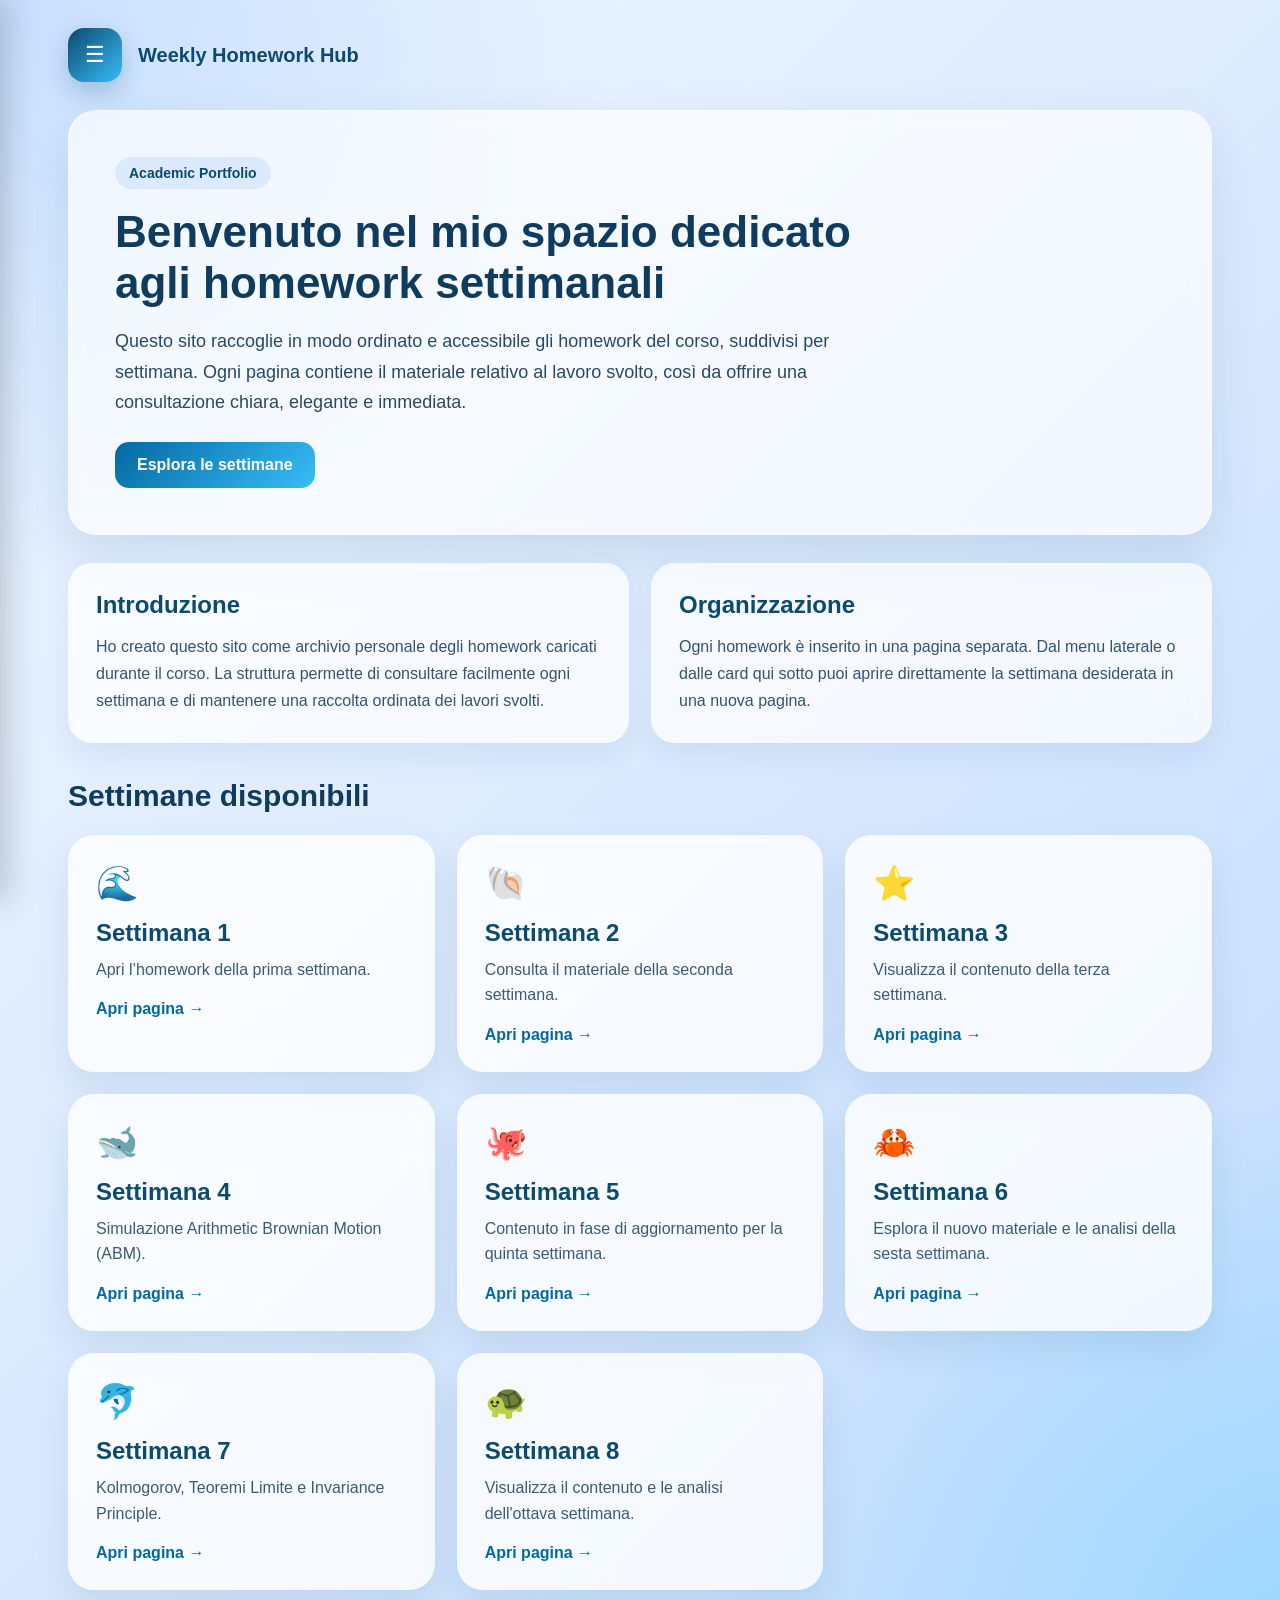
<file: index.html>
<!DOCTYPE html>
<html lang="it">
<head>
  <meta charset="UTF-8" />
  <meta name="viewport" content="width=device-width, initial-scale=1.0" />
  <title>Weekly Homework Hub</title>
  <link rel="stylesheet" href="style.css" />
</head>
<body>

  <div class="overlay" id="overlay" onclick="toggleSidebar()"></div>

  <aside class="sidebar" id="sidebar">
    <div class="sidebar-top">
      <h2>Homework Hub</h2>
      <button class="close-btn" onclick="toggleSidebar()">✕</button>
    </div>

    <p class="sidebar-text">Seleziona una settimana</p>

    <nav class="sidebar-nav">
      <a href="settimane/settimana1.html" target="_blank">🌊 Settimana 1</a>
      <a href="settimane/settimana2.html" target="_blank">🐚 Settimana 2</a>
      <a href="settimane/settimana3.html" target="_blank">⭐ Settimana 3</a>
      <a href="settimane/settimana4.html" target="_blank">🐋 Settimana 4</a>
      <a href="settimane/settimana5.html" target="_blank">🐙 Settimana 5</a>
      <a href="settimane/settimana6.html" target="_blank">🦀 Settimana 6</a>
      <a href="settimane/settimana7.html" target="_blank">🐬 Settimana 7</a>
      <a href="settimane/settimana8.html" target="_blank">🐢 Settimana 8</a>
    </nav>
  </aside>

  <main class="main-content">
    <header class="topbar">
      <button class="menu-btn" onclick="toggleSidebar()">☰</button>
      <div class="brand">Weekly Homework Hub</div>
    </header>

    <section class="hero">
      <div class="hero-badge">Academic Portfolio</div>
      <h1>Benvenuto nel mio spazio dedicato agli homework settimanali</h1>
      <p>
        Questo sito raccoglie in modo ordinato e accessibile gli homework del corso,
        suddivisi per settimana. Ogni pagina contiene il materiale relativo al lavoro svolto,
        così da offrire una consultazione chiara, elegante e immediata.
      </p>
      <a href="#settimane" class="hero-btn">Esplora le settimane</a>
    </section>

    <section class="intro-section">
      <div class="intro-card">
        <h2>Introduzione</h2>
        <p>
          Ho creato questo sito come archivio personale degli homework caricati durante il corso.
          La struttura permette di consultare facilmente ogni settimana e di mantenere una raccolta
          ordinata dei lavori svolti.
        </p>
      </div>

      <div class="intro-card">
        <h2>Organizzazione</h2>
        <p>
          Ogni homework è inserito in una pagina separata. Dal menu laterale o dalle card qui sotto
          puoi aprire direttamente la settimana desiderata in una nuova pagina.
        </p>
      </div>
    </section>

    <section class="weeks-section" id="settimane">
      <h2 class="section-title">Settimane disponibili</h2>

      <div class="weeks-grid">
        <a class="week-card" href="settimane/settimana1.html" target="_blank">
          <div class="week-icon">🌊</div>
          <h3>Settimana 1</h3>
          <p>Apri l’homework della prima settimana.</p>
          <span>Apri pagina →</span>
        </a>

        <a class="week-card" href="settimane/settimana2.html" target="_blank">
          <div class="week-icon">🐚</div>
          <h3>Settimana 2</h3>
          <p>Consulta il materiale della seconda settimana.</p>
          <span>Apri pagina →</span>
        </a>

        <a class="week-card" href="settimane/settimana3.html" target="_blank">
          <div class="week-icon">⭐</div>
          <h3>Settimana 3</h3>
          <p>Visualizza il contenuto della terza settimana.</p>
          <span>Apri pagina →</span>
        </a>

        <a class="week-card" href="settimane/settimana4.html" target="_blank">
          <div class="week-icon">🐋</div>
          <h3>Settimana 4</h3>
          <p>Simulazione Arithmetic Brownian Motion (ABM).</p>
          <span>Apri pagina →</span>
        </a>

        <a class="week-card" href="settimane/settimana5.html" target="_blank">
          <div class="week-icon">🐙</div>
          <h3>Settimana 5</h3>
          <p>Contenuto in fase di aggiornamento per la quinta settimana.</p>
          <span>Apri pagina →</span>
        </a>

        <a class="week-card" href="settimane/settimana6.html" target="_blank">
          <div class="week-icon">🦀</div>
          <h3>Settimana 6</h3>
          <p>Esplora il nuovo materiale e le analisi della sesta settimana.</p>
          <span>Apri pagina →</span>
        </a>

        <a class="week-card" href="settimane/settimana7.html" target="_blank">
          <div class="week-icon">🐬</div>
          <h3>Settimana 7</h3>
          <p>Kolmogorov, Teoremi Limite e Invariance Principle.</p>
          <span>Apri pagina →</span>
        </a>

        <a class="week-card" href="settimane/settimana8.html" target="_blank">
          <div class="week-icon">🐢</div>
          <h3>Settimana 8</h3>
          <p>Visualizza il contenuto e le analisi dell'ottava settimana.</p>
          <span>Apri pagina →</span>
        </a>

      </div>
    </section>
  </main>

  <script src="script.js"></script>
  <script>
    function toggleSidebar() {
      const sidebar = document.getElementById('sidebar');
      const overlay = document.getElementById('overlay');
      sidebar.classList.toggle('active');
      overlay.classList.toggle('active');
    }
  </script>
</body>
</html>
</file>
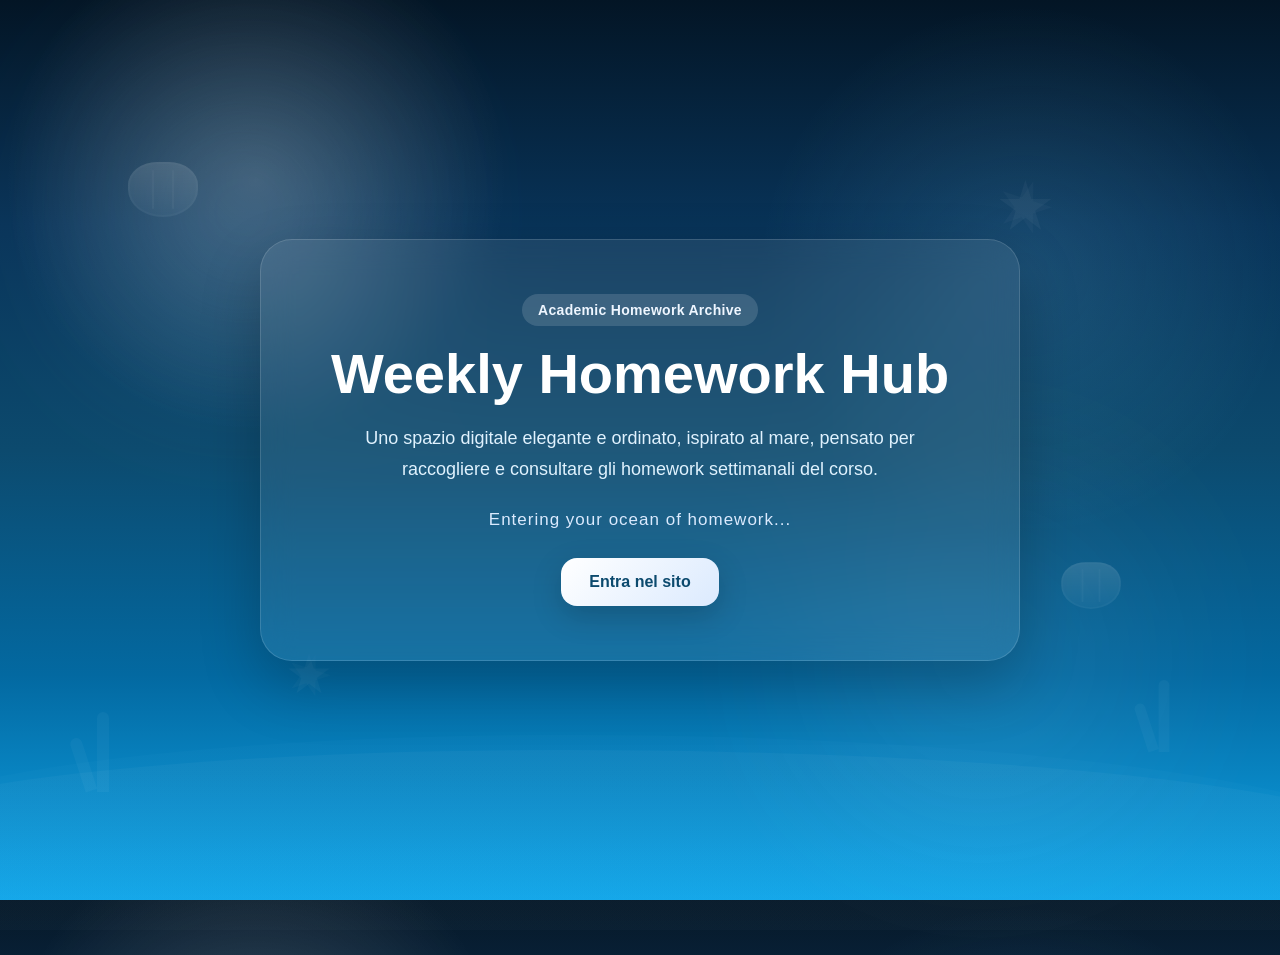
<file: home.html>
<!DOCTYPE html>
<html lang="it">
<head>
  <meta charset="UTF-8" />
  <meta name="viewport" content="width=device-width, initial-scale=1.0" />
  <title>Welcome | Weekly Homework Hub</title>
  <link rel="stylesheet" href="style.css" />
</head>
<body class="landing-page">

  <div class="ocean-elements">
    <div class="bubble bubble-1"></div>
    <div class="bubble bubble-2"></div>
    <div class="bubble bubble-3"></div>
    <div class="bubble bubble-4"></div>
    <div class="bubble bubble-5"></div>
    <div class="bubble bubble-6"></div>
    <div class="bubble bubble-7"></div>
    <div class="bubble bubble-8"></div>
    <div class="bubble bubble-9"></div>
    <div class="bubble bubble-10"></div>

    <div class="sea-shape shell shell-1"></div>
    <div class="sea-shape shell shell-2"></div>
    <div class="sea-shape starfish starfish-1"></div>
    <div class="sea-shape starfish starfish-2"></div>
    <div class="sea-shape coral coral-1"></div>
    <div class="sea-shape coral coral-2"></div>
  </div>

  <div class="wave wave-1"></div>
  <div class="wave wave-2"></div>

  <div class="landing-glow landing-glow-1"></div>
  <div class="landing-glow landing-glow-2"></div>

  <div class="landing-container">
    <div class="landing-badge">Academic Homework Archive</div>
    <h1>Weekly Homework Hub</h1>
    <p>
      Uno spazio digitale elegante e ordinato, ispirato al mare,
      pensato per raccogliere e consultare gli homework settimanali del corso.
    </p>

    <div class="loading-text">Entering your ocean of homework...</div>

    <a href="index.html" class="enter-btn">Entra nel sito</a>
  </div>

  <!--
  Se vuoi entrare automaticamente dopo 3 secondi, togli i commenti:

  <script>
    setTimeout(() => {
      window.location.href = "home.html";
    }, 3000);
  </script>
  -->

</body>
</html>
</file>
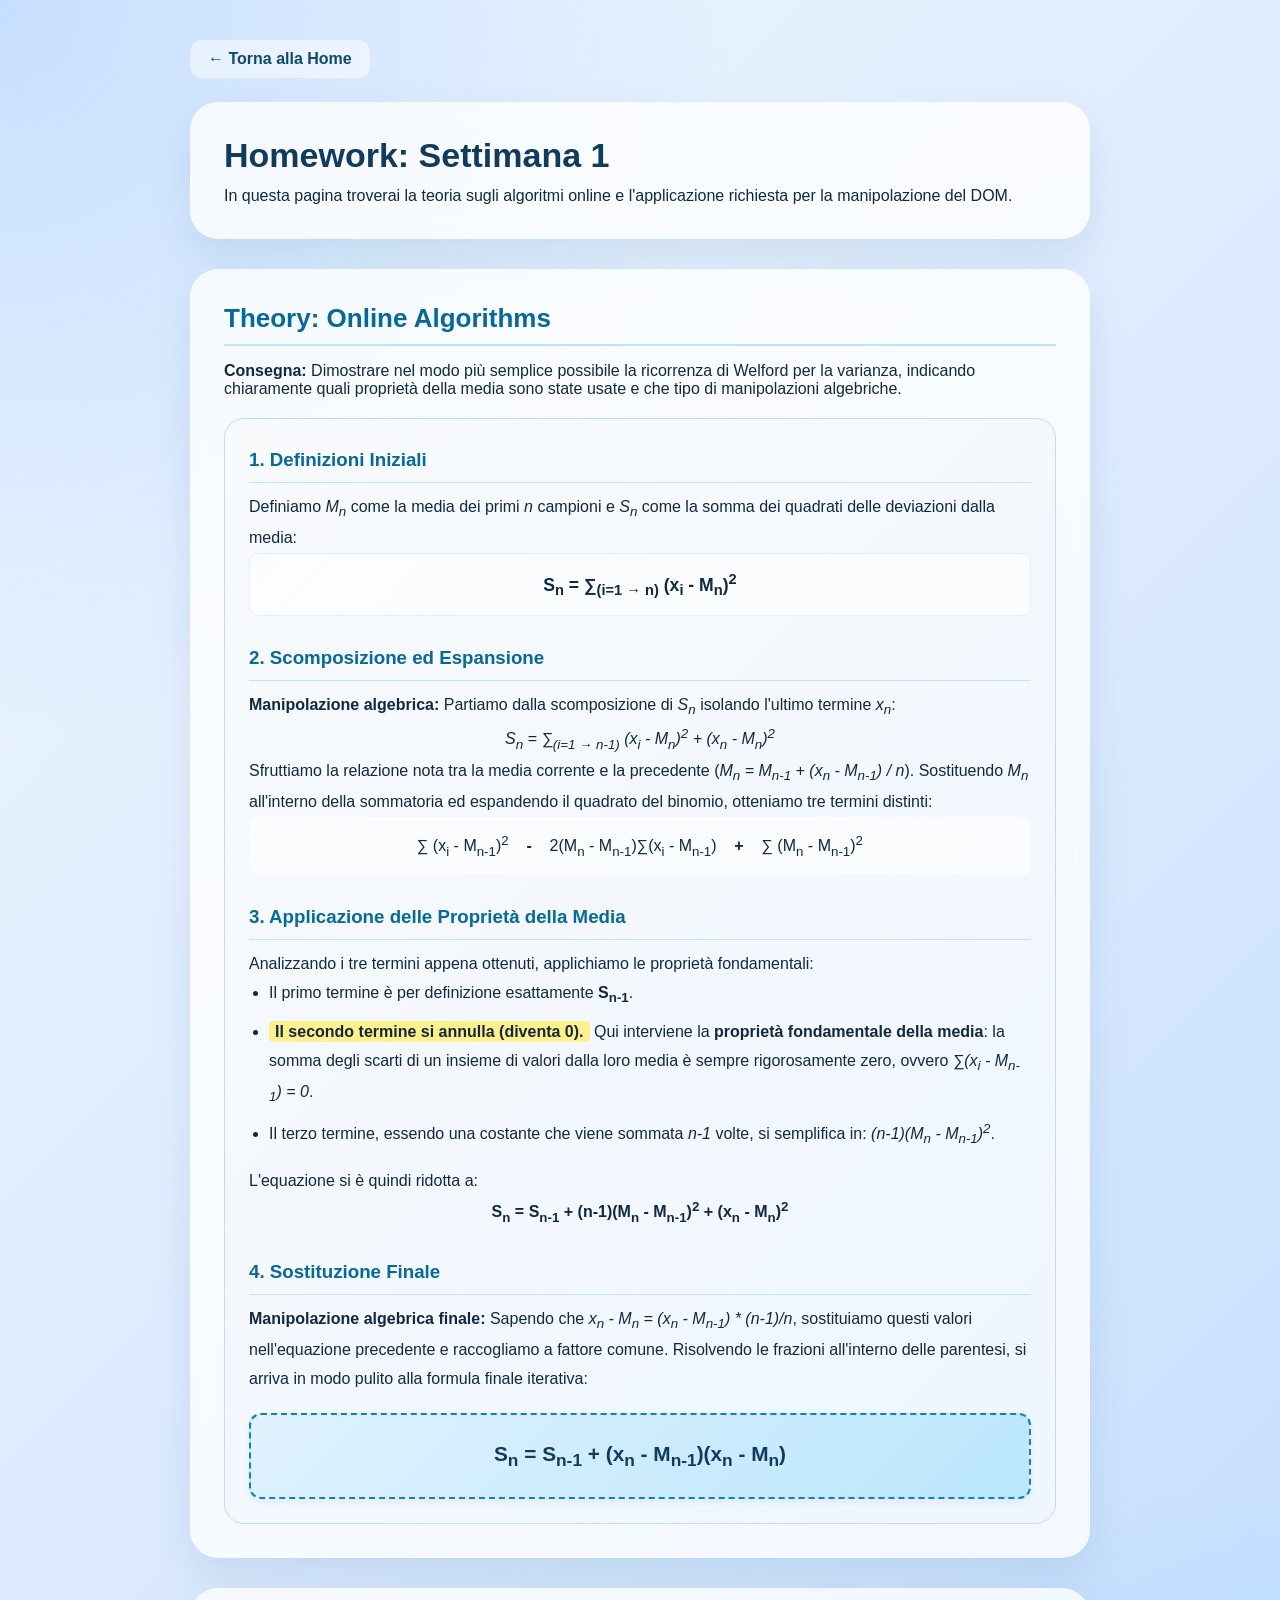
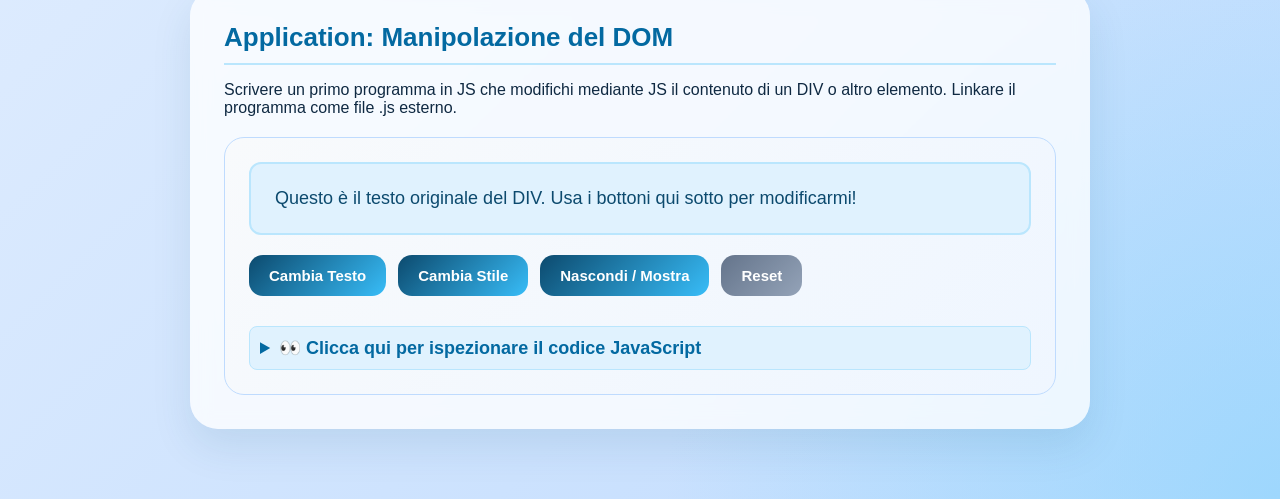
<file: settimane/settimana1.html>
<!DOCTYPE html>
<html lang="it">
<head>
  <meta charset="UTF-8" />
  <meta name="viewport" content="width=device-width, initial-scale=1.0" />
  <title>Settimana 1 | Weekly Homework Hub</title>
  
  <link rel="stylesheet" href="settimana1.css" />
</head>
<body>

  <div class="week-wrapper">
    <a href="../index.html" class="back-link">← Torna alla Home</a>

    <div class="content-card intro-section">
      <h1>Homework: Settimana 1</h1>
      <p>In questa pagina troverai la teoria sugli algoritmi online e l'applicazione richiesta per la manipolazione del DOM.</p>
    </div>

    <div class="content-card exercise-section" id="teoria-1">
      <h2>Theory: Online Algorithms</h2>
      <p><strong>Consegna:</strong> Dimostrare nel modo più semplice possibile la ricorrenza di Welford per la varianza, indicando chiaramente quali proprietà della media sono state usate e che tipo di manipolazioni algebriche.</p>
      
      <div class="homework-box" style="line-height: 1.8;">
        
        <h3 style="color: #0369a1; margin-bottom: 10px; border-bottom: 1px solid #bae6fd; padding-bottom: 5px;">1. Definizioni Iniziali</h3>
        <p>Definiamo <i>M<sub>n</sub></i> come la media dei primi <i>n</i> campioni e <i>S<sub>n</sub></i> come la somma dei quadrati delle deviazioni dalla media:</p>
        <p style="text-align: center; font-weight: bold; font-size: 1.1em; background: rgba(255,255,255,0.6); padding: 12px; border-radius: 8px; border: 1px solid #e0f2fe;">
          S<sub>n</sub> = &sum;<sub>(i=1 &rarr; n)</sub> (x<sub>i</sub> - M<sub>n</sub>)<sup>2</sup>
        </p>

        <h3 style="color: #0369a1; margin-top: 25px; margin-bottom: 10px; border-bottom: 1px solid #bae6fd; padding-bottom: 5px;">2. Scomposizione ed Espansione</h3>
        <p><strong>Manipolazione algebrica:</strong> Partiamo dalla scomposizione di <i>S<sub>n</sub></i> isolando l'ultimo termine <i>x<sub>n</sub></i>:</p>
        <p style="text-align: center; font-style: italic;">S<sub>n</sub> = &sum;<sub>(i=1 &rarr; n-1)</sub> (x<sub>i</sub> - M<sub>n</sub>)<sup>2</sup> + (x<sub>n</sub> - M<sub>n</sub>)<sup>2</sup></p>

        <p>Sfruttiamo la relazione nota tra la media corrente e la precedente (<i>M<sub>n</sub> = M<sub>n-1</sub> + (x<sub>n</sub> - M<sub>n-1</sub>) / n</i>). Sostituendo <i>M<sub>n</sub></i> all'interno della sommatoria ed espandendo il quadrato del binomio, otteniamo tre termini distinti:</p>
        <p style="text-align: center; background: rgba(255,255,255,0.6); padding: 12px; border-radius: 8px;">
          &sum; (x<sub>i</sub> - M<sub>n-1</sub>)<sup>2</sup> &nbsp;&nbsp; <strong>-</strong> &nbsp;&nbsp; 2(M<sub>n</sub> - M<sub>n-1</sub>)&sum;(x<sub>i</sub> - M<sub>n-1</sub>) &nbsp;&nbsp; <strong>+</strong> &nbsp;&nbsp; &sum; (M<sub>n</sub> - M<sub>n-1</sub>)<sup>2</sup>
        </p>

        <h3 style="color: #0369a1; margin-top: 25px; margin-bottom: 10px; border-bottom: 1px solid #bae6fd; padding-bottom: 5px;">3. Applicazione delle Proprietà della Media</h3>
        <p>Analizzando i tre termini appena ottenuti, applichiamo le proprietà fondamentali:</p>
        <ul style="margin-left: 20px; margin-bottom: 15px;">
          <li style="margin-bottom: 8px;">Il primo termine è per definizione esattamente <strong>S<sub>n-1</sub></strong>.</li>
          <li style="margin-bottom: 8px;"><span style="background-color: #fef08a; padding: 2px 6px; border-radius: 4px; color: #0f2942; font-weight: bold;">Il secondo termine si annulla (diventa 0).</span> Qui interviene la <strong>proprietà fondamentale della media</strong>: la somma degli scarti di un insieme di valori dalla loro media è sempre rigorosamente zero, ovvero <i>&sum;(x<sub>i</sub> - M<sub>n-1</sub>) = 0</i>.</li>
          <li style="margin-bottom: 8px;">Il terzo termine, essendo una costante che viene sommata <i>n-1</i> volte, si semplifica in: <i>(n-1)(M<sub>n</sub> - M<sub>n-1</sub>)<sup>2</sup></i>.</li>
        </ul>

        <p>L'equazione si è quindi ridotta a:</p>
        <p style="text-align: center; font-weight: bold;">S<sub>n</sub> = S<sub>n-1</sub> + (n-1)(M<sub>n</sub> - M<sub>n-1</sub>)<sup>2</sup> + (x<sub>n</sub> - M<sub>n</sub>)<sup>2</sup></p>

        <h3 style="color: #0369a1; margin-top: 25px; margin-bottom: 10px; border-bottom: 1px solid #bae6fd; padding-bottom: 5px;">4. Sostituzione Finale</h3>
        <p><strong>Manipolazione algebrica finale:</strong> Sapendo che <i>x<sub>n</sub> - M<sub>n</sub> = (x<sub>n</sub> - M<sub>n-1</sub>) * (n-1)/n</i>, sostituiamo questi valori nell'equazione precedente e raccogliamo a fattore comune. Risolvendo le frazioni all'interno delle parentesi, si arriva in modo pulito alla formula finale iterativa:</p>

        <p style="text-align: center; font-weight: bold; font-size: 1.3em; color: #0f3b5f; background: linear-gradient(135deg, #e0f2fe, #bae6fd); padding: 20px; border-radius: 12px; border: 2px dashed #0284c7; margin-top: 20px; box-shadow: 0 4px 6px rgba(0,0,0,0.05);">
          S<sub>n</sub> = S<sub>n-1</sub> + (x<sub>n</sub> - M<sub>n-1</sub>)(x<sub>n</sub> - M<sub>n</sub>)
        </p>

      </div>
    </div>
    <div class="content-card exercise-section" id="esercizio-1">
      <h2>Application: Manipolazione del DOM</h2>
      <p>Scrivere un primo programma in JS che modifichi mediante JS il contenuto di un DIV o altro elemento. Linkare il programma come file .js esterno.</p>
      
      <div class="homework-box">
        <div id="target-div" class="box-manipolazione">
          Questo è il testo originale del DIV. Usa i bottoni qui sotto per modificarmi!
        </div>

        <div class="btn-group">
          <button class="interactive-btn" onclick="cambiaTesto()">Cambia Testo</button>
          <button class="interactive-btn" onclick="cambiaStile()">Cambia Stile</button>
          <button class="interactive-btn" onclick="nascondiMostra()">Nascondi / Mostra</button>
          <button class="interactive-btn reset-btn" onclick="resetDiv()">Reset</button>
        </div>

        <details style="margin-top: 30px; cursor: pointer;">
          <summary style="font-weight: bold; color: #0369a1; font-size: 18px; padding: 10px; background: #e0f2fe; border-radius: 8px; border: 1px solid #bae6fd;">
            👀 Clicca qui per ispezionare il codice JavaScript
          </summary>
          
          <pre style="background: #0f2942; color: #e0f2fe; padding: 15px; border-radius: 10px; overflow-x: auto; margin-top: 10px; font-family: monospace; font-size: 14px;"><code>// Funzione 1: Modifica il contenuto HTML
function cambiaTesto() {
  const mioDiv = document.getElementById("target-div");
  mioDiv.innerHTML = "&lt;strong&gt;Magia! ✨&lt;/strong&gt; Il contenuto è modificato.";
}

// Funzione 2: Modifica lo stile CSS
function cambiaStile() {
  const mioDiv = document.getElementById("target-div");
  mioDiv.style.backgroundColor = "#0284c7"; 
  mioDiv.style.color = "#ffffff"; 
  mioDiv.style.border = "3px dashed #38bdf8"; 
  mioDiv.style.borderRadius = "20px"; 
  mioDiv.style.transform = "scale(1.02)"; 
}

// Funzione 3: Nasconde o mostra
function nascondiMostra() {
  const mioDiv = document.getElementById("target-div");
  if (mioDiv.style.display === "none") {
    mioDiv.style.display = "block"; 
  } else {
    mioDiv.style.display = "none"; 
  }
}

// Funzione 4: Reset
function resetDiv() {
  const mioDiv = document.getElementById("target-div");
  mioDiv.innerHTML = "Questo è il testo originale del DIV. Usa i bottoni qui sotto per modificarmi!";
  mioDiv.style.backgroundColor = "";
  mioDiv.style.color = "";
  mioDiv.style.border = "";
  mioDiv.style.borderRadius = "";
  mioDiv.style.transform = "";
  mioDiv.style.display = "block";
}</code></pre>
        </details>
        </div>
    </div>
    </div>

  <script src="settimana1.js"></script>
</body>
</html>
</file>
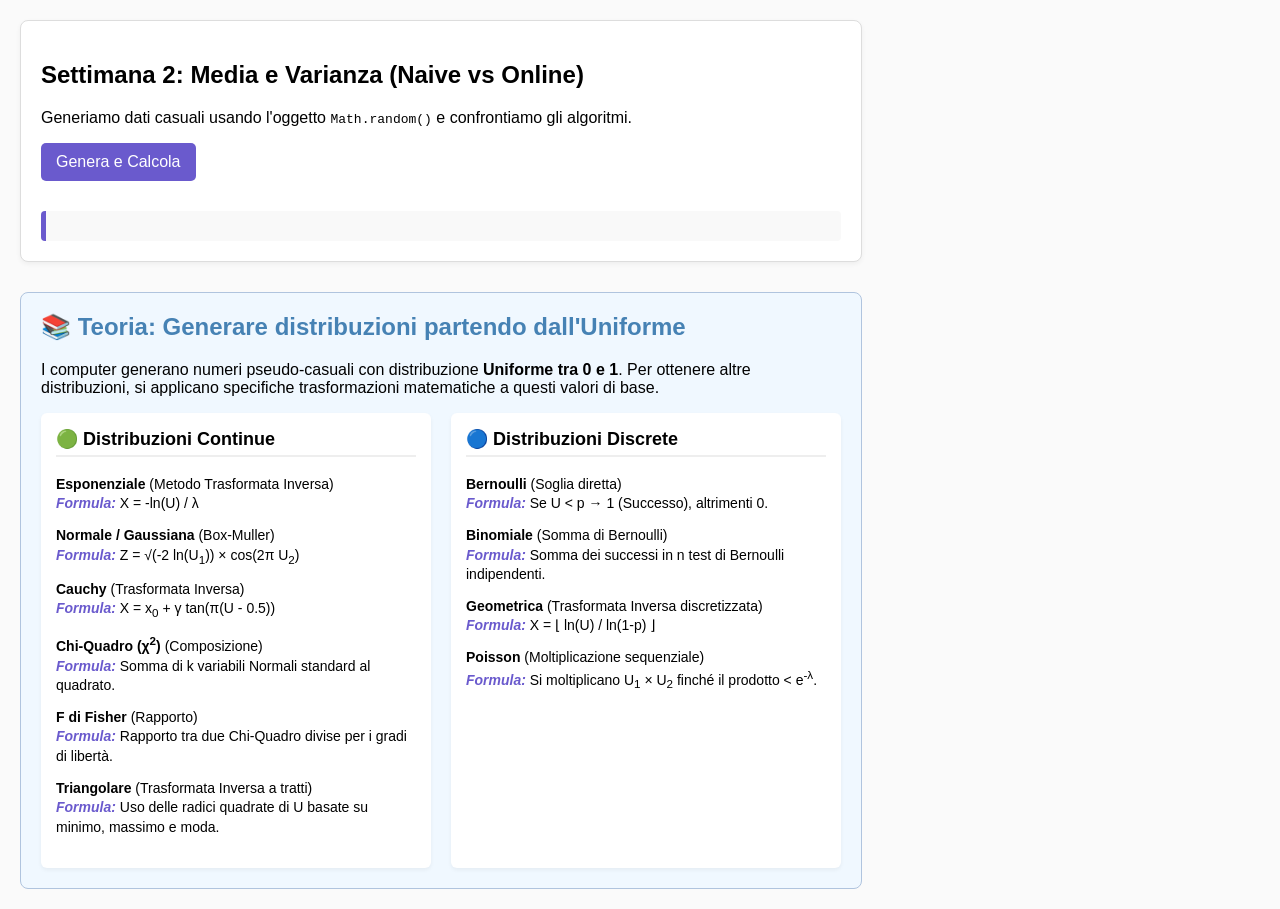
<file: settimane/settimana2.html>
<!DOCTYPE html>
<html lang="it">
<head>
    <meta charset="UTF-8">
    <meta name="viewport" content="width=device-width, initial-scale=1.0">
    <title>Homework 2: Media e Varianza e Teoria</title>
    <link rel="stylesheet" href="settimana2.css"> 
</head>
<body>

    <div class="settimana-container" id="settimana-2">
        <h2>Settimana 2: Media e Varianza (Naive vs Online)</h2>
        <p>Generiamo dati casuali usando l'oggetto <code>Math.random()</code> e confrontiamo gli algoritmi.</p>
        
        <button onclick="eseguiHomework2()">Genera e Calcola</button>
        <button id="btn-mostra-numeri" onclick="mostraNumeri()" style="display: none; background-color: #ff8c00; margin-left: 10px;">Mostra/Nascondi i 10.000 numeri</button>
        
        <div id="risultati-hw2" class="risultati-box"></div>
        <div id="box-numeri" class="numeri-scroll" style="display: none;"></div>
    </div>

    <div class="teoria-container">
        <h2>📚 Teoria: Generare distribuzioni partendo dall'Uniforme</h2>
        <p>I computer generano numeri pseudo-casuali con distribuzione <strong>Uniforme tra 0 e 1</strong>. Per ottenere altre distribuzioni, si applicano specifiche trasformazioni matematiche a questi valori di base.</p>
        
        <div class="teoria-grid">
            <div class="teoria-card">
                <h3>🟢 Distribuzioni Continue</h3>
                <ul>
                    <li><strong>Esponenziale</strong> (Metodo Trasformata Inversa)<br>
                        <em>Formula:</em> X = -ln(U) / &lambda;</li>
                    <li><strong>Normale / Gaussiana</strong> (Box-Muller)<br>
                        <em>Formula:</em> Z = &radic;(-2 ln(U<sub>1</sub>)) &times; cos(2&pi; U<sub>2</sub>)</li>
                    <li><strong>Cauchy</strong> (Trasformata Inversa)<br>
                        <em>Formula:</em> X = x<sub>0</sub> + &gamma; tan(&pi;(U - 0.5))</li>
                    <li><strong>Chi-Quadro (&chi;<sup>2</sup>)</strong> (Composizione)<br>
                        <em>Formula:</em> Somma di k variabili Normali standard al quadrato.</li>
                    <li><strong>F di Fisher</strong> (Rapporto)<br>
                        <em>Formula:</em> Rapporto tra due Chi-Quadro divise per i gradi di libertà.</li>
                    <li><strong>Triangolare</strong> (Trasformata Inversa a tratti)<br>
                        <em>Formula:</em> Uso delle radici quadrate di U basate su minimo, massimo e moda.</li>
                </ul>
            </div>

            <div class="teoria-card">
                <h3>🔵 Distribuzioni Discrete</h3>
                <ul>
                    <li><strong>Bernoulli</strong> (Soglia diretta)<br>
                        <em>Formula:</em> Se U &lt; p &rarr; 1 (Successo), altrimenti 0.</li>
                    <li><strong>Binomiale</strong> (Somma di Bernoulli)<br>
                        <em>Formula:</em> Somma dei successi in n test di Bernoulli indipendenti.</li>
                    <li><strong>Geometrica</strong> (Trasformata Inversa discretizzata)<br>
                        <em>Formula:</em> X = &lfloor; ln(U) / ln(1-p) &rfloor;</li>
                    <li><strong>Poisson</strong> (Moltiplicazione sequenziale)<br>
                        <em>Formula:</em> Si moltiplicano U<sub>1</sub> &times; U<sub>2</sub> finché il prodotto &lt; e<sup>-&lambda;</sup>.</li>
                </ul>
            </div>
        </div>
    </div>

    <script src="settimana2.js"></script>
    
</body>
</html>
</file>
<file: style.css>
*{
  margin: 0;
  padding: 0;
  box-sizing: border-box;
  font-family: Arial, sans-serif;
}

html {
  scroll-behavior: smooth;
}

body {
  min-height: 100vh;
  background:
    radial-gradient(circle at top left, rgba(191, 219, 254, 0.85), transparent 30%),
    radial-gradient(circle at bottom right, rgba(125, 211, 252, 0.5), transparent 25%),
    linear-gradient(135deg, #eff6ff, #dbeafe, #bfdbfe);
  color: #0f2942;
}

/* LANDING PAGE */
.landing-page {
  overflow: hidden;
  position: relative;
  display: flex;
  align-items: center;
  justify-content: center;
  background:
    radial-gradient(circle at 20% 20%, rgba(255,255,255,0.18), transparent 20%),
    radial-gradient(circle at 80% 30%, rgba(125,211,252,0.15), transparent 22%),
    linear-gradient(180deg, #031525, #083358, #0c4a6e, #0369a1, #0ea5e9);
}

/* Luci */
.landing-glow {
  position: absolute;
  border-radius: 999px;
  filter: blur(90px);
  z-index: 0;
  opacity: 0.45;
}

.landing-glow-1 {
  width: 280px;
  height: 280px;
  background: rgba(186, 230, 253, 0.35);
  top: 8%;
  left: 8%;
}

.landing-glow-2 {
  width: 340px;
  height: 340px;
  background: rgba(255, 255, 255, 0.14);
  bottom: 8%;
  right: 10%;
}

/* Onde */
.wave {
  position: absolute;
  left: -10%;
  width: 120%;
  border-radius: 45% 55% 0 0;
  opacity: 0.18;
  z-index: 0;
}

.wave-1 {
  bottom: -30px;
  height: 180px;
  background: linear-gradient(180deg, rgba(255,255,255,0.18), rgba(186,230,253,0.12));
  animation: waveMove 8s ease-in-out infinite;
}

.wave-2 {
  bottom: -55px;
  height: 220px;
  background: linear-gradient(180deg, rgba(125,211,252,0.14), rgba(255,255,255,0.08));
  animation: waveMove 11s ease-in-out infinite reverse;
}

/* Box centrale */
.landing-container {
  position: relative;
  z-index: 2;
  width: min(90%, 760px);
  text-align: center;
  padding: 54px 36px;
  border-radius: 32px;
  background: rgba(255, 255, 255, 0.08);
  backdrop-filter: blur(16px);
  border: 1px solid rgba(255, 255, 255, 0.14);
  box-shadow: 0 24px 60px rgba(0, 0, 0, 0.22);
  animation: fadeUp 1s ease;
}

.landing-badge {
  display: inline-block;
  padding: 8px 16px;
  border-radius: 999px;
  background: rgba(255,255,255,0.14);
  color: #eff6ff;
  font-size: 14px;
  font-weight: bold;
  margin-bottom: 18px;
  letter-spacing: 0.3px;
}

.landing-container h1 {
  font-size: 56px;
  color: white;
  margin-bottom: 18px;
  line-height: 1.08;
}

.landing-container p {
  font-size: 18px;
  line-height: 1.75;
  color: #e0f2fe;
  max-width: 620px;
  margin: 0 auto 24px auto;
}

.loading-text {
  font-size: 17px;
  color: #dbeafe;
  margin-bottom: 28px;
  letter-spacing: 1px;
  animation: pulseText 1.8s infinite;
}

.enter-btn {
  display: inline-block;
  text-decoration: none;
  background: linear-gradient(135deg, #ffffff, #dbeafe);
  color: #0c4a6e;
  padding: 15px 28px;
  border-radius: 16px;
  font-weight: bold;
  font-size: 16px;
  transition: 0.25s ease;
  box-shadow: 0 10px 30px rgba(0,0,0,0.18);
}

.enter-btn:hover {
  transform: translateY(-3px) scale(1.02);
  box-shadow: 0 16px 34px rgba(0,0,0,0.24);
}

/* Elementi marini */
.ocean-elements {
  position: absolute;
  inset: 0;
  overflow: hidden;
  z-index: 1;
  pointer-events: none;
}

/* Bolle */
.bubble {
  position: absolute;
  bottom: -80px;
  border-radius: 50%;
  background: radial-gradient(circle at 30% 30%, rgba(255,255,255,0.9), rgba(186,230,253,0.22));
  border: 1px solid rgba(255,255,255,0.28);
  opacity: 0.6;
  animation: bubbleRise linear infinite;
}

.bubble-1 { left: 8%; width: 18px; height: 18px; animation-duration: 7s; animation-delay: 0s; }
.bubble-2 { left: 16%; width: 26px; height: 26px; animation-duration: 10s; animation-delay: 2s; }
.bubble-3 { left: 27%; width: 14px; height: 14px; animation-duration: 8s; animation-delay: 1s; }
.bubble-4 { left: 39%; width: 22px; height: 22px; animation-duration: 11s; animation-delay: 3s; }
.bubble-5 { left: 52%; width: 16px; height: 16px; animation-duration: 9s; animation-delay: 1.5s; }
.bubble-6 { left: 64%; width: 28px; height: 28px; animation-duration: 12s; animation-delay: 4s; }
.bubble-7 { left: 73%; width: 15px; height: 15px; animation-duration: 8.5s; animation-delay: 2.2s; }
.bubble-8 { left: 84%; width: 24px; height: 24px; animation-duration: 10.5s; animation-delay: 5s; }
.bubble-9 { left: 91%; width: 13px; height: 13px; animation-duration: 7.5s; animation-delay: 2.8s; }
.bubble-10 { left: 96%; width: 20px; height: 20px; animation-duration: 9.5s; animation-delay: 4.5s; }

/* Forme marine */
.sea-shape {
  position: absolute;
  opacity: 0.24;
  animation: floatSoft 8s ease-in-out infinite;
}

/* Conchiglia */
.shell {
  width: 70px;
  height: 55px;
  background: linear-gradient(180deg, rgba(255,255,255,0.55), rgba(186,230,253,0.18));
  border-radius: 50% 50% 60% 60%;
  box-shadow: inset 0 0 0 2px rgba(255,255,255,0.12);
}

.shell::before,
.shell::after {
  content: "";
  position: absolute;
  top: 8px;
  bottom: 8px;
  width: 2px;
  background: rgba(255,255,255,0.18);
  border-radius: 2px;
}

.shell::before {
  left: 24px;
}

.shell::after {
  right: 24px;
}

.shell-1 {
  left: 10%;
  top: 18%;
}

.shell-2 {
  right: 12%;
  top: 62%;
  transform: scale(0.85);
}

/* Stella marina */
.starfish {
  width: 54px;
  height: 54px;
}

.starfish::before,
.starfish::after {
  content: "";
  position: absolute;
  inset: 0;
  background: rgba(255,255,255,0.16);
  clip-path: polygon(50% 0%, 61% 35%, 98% 35%, 68% 57%, 79% 92%, 50% 70%, 21% 92%, 32% 57%, 2% 35%, 39% 35%);
  border-radius: 12px;
}

.starfish::after {
  transform: rotate(18deg);
  opacity: 0.65;
}

.starfish-1 {
  left: 78%;
  top: 20%;
}

.starfish-2 {
  left: 22%;
  top: 72%;
  transform: scale(0.8);
}

/* Corallo */
.coral {
  width: 52px;
  height: 80px;
}

.coral::before,
.coral::after {
  content: "";
  position: absolute;
  bottom: 0;
  width: 12px;
  background: rgba(255,255,255,0.14);
  border-radius: 20px 20px 0 0;
}

.coral::before {
  height: 80px;
  left: 20px;
}

.coral::after {
  height: 55px;
  left: 0;
  transform: rotate(-18deg);
}

.coral span {
  display: none;
}

.coral-1 {
  left: 6%;
  bottom: 12%;
}

.coral-2 {
  right: 7%;
  bottom: 16%;
  transform: scale(0.9);
}

/* Overlay */
.overlay {
  position: fixed;
  inset: 0;
  background: rgba(0, 20, 40, 0.28);
  opacity: 0;
  visibility: hidden;
  transition: 0.3s ease;
  z-index: 998;
}

.overlay.active {
  opacity: 1;
  visibility: visible;
}

/* Sidebar */
.sidebar {
  position: fixed;
  top: 0;
  left: -290px;
  width: 290px;
  height: 100%;
  background: linear-gradient(180deg, #0f3b5f, #0c4a6e, #0369a1);
  color: white;
  padding: 24px 20px;
  z-index: 999;
  transition: left 0.35s ease;
  box-shadow: 8px 0 30px rgba(0, 0, 0, 0.18);
}

.sidebar.active {
  left: 0;
}

.sidebar-top {
  display: flex;
  align-items: center;
  justify-content: space-between;
  margin-bottom: 18px;
}

.sidebar-top h2 {
  font-size: 24px;
  font-weight: bold;
}

.close-btn {
  background: rgba(255, 255, 255, 0.15);
  border: none;
  color: white;
  font-size: 18px;
  width: 36px;
  height: 36px;
  border-radius: 10px;
  cursor: pointer;
  transition: 0.2s ease;
}

.close-btn:hover {
  background: rgba(255, 255, 255, 0.25);
}

.sidebar-text {
  font-size: 14px;
  opacity: 0.9;
  margin-bottom: 24px;
}

.sidebar-nav {
  display: flex;
  flex-direction: column;
  gap: 12px;
}

.sidebar-nav a {
  text-decoration: none;
  color: white;
  padding: 14px 16px;
  border-radius: 14px;
  background: rgba(255, 255, 255, 0.1);
  transition: 0.25s ease;
  font-size: 17px;
}

.sidebar-nav a:hover {
  transform: translateX(6px);
  background: rgba(255, 255, 255, 0.2);
}

/* Main */
.main-content {
  padding: 28px;
  max-width: 1200px;
  margin: 0 auto;
}

.topbar {
  display: flex;
  align-items: center;
  gap: 16px;
  margin-bottom: 28px;
}

.menu-btn {
  border: none;
  background: linear-gradient(135deg, #0c4a6e, #38bdf8);
  color: white;
  font-size: 22px;
  width: 54px;
  height: 54px;
  border-radius: 16px;
  cursor: pointer;
  box-shadow: 0 10px 25px rgba(12, 74, 110, 0.25);
  transition: transform 0.2s ease, box-shadow 0.2s ease;
}

.menu-btn:hover {
  transform: translateY(-2px);
  box-shadow: 0 14px 30px rgba(12, 74, 110, 0.35);
}

.brand {
  font-size: 20px;
  font-weight: 700;
  color: #0c4a6e;
}

/* Hero */
.hero {
  background: rgba(255, 255, 255, 0.68);
  backdrop-filter: blur(10px);
  border: 1px solid rgba(255, 255, 255, 0.48);
  border-radius: 28px;
  padding: 46px;
  box-shadow: 0 20px 50px rgba(12, 74, 110, 0.12);
  margin-bottom: 28px;
  animation: fadeUp 0.8s ease;
}

.hero-badge {
  display: inline-block;
  background: #dbeafe;
  color: #0c4a6e;
  padding: 8px 14px;
  border-radius: 999px;
  font-size: 14px;
  font-weight: bold;
  margin-bottom: 18px;
}

.hero h1 {
  font-size: 44px;
  line-height: 1.15;
  margin-bottom: 18px;
  color: #0f3b5f;
  max-width: 820px;
}

.hero p {
  font-size: 18px;
  line-height: 1.7;
  max-width: 800px;
  color: #284966;
  margin-bottom: 24px;
}

.hero-btn {
  display: inline-block;
  text-decoration: none;
  color: white;
  background: linear-gradient(135deg, #0369a1, #38bdf8);
  padding: 14px 22px;
  border-radius: 14px;
  font-weight: bold;
  transition: 0.25s ease;
}

.hero-btn:hover {
  transform: translateY(-2px);
  box-shadow: 0 10px 20px rgba(3, 105, 161, 0.25);
}

/* Intro */
.intro-section {
  display: grid;
  grid-template-columns: repeat(2, 1fr);
  gap: 22px;
  margin-bottom: 36px;
}

.intro-card {
  background: rgba(255, 255, 255, 0.74);
  backdrop-filter: blur(10px);
  padding: 28px;
  border-radius: 24px;
  box-shadow: 0 12px 30px rgba(12, 74, 110, 0.08);
  animation: fadeUp 1s ease;
}

.intro-card h2 {
  color: #0c4a6e;
  margin-bottom: 14px;
  font-size: 24px;
}

.intro-card p {
  line-height: 1.7;
  color: #35536e;
}

/* Weeks */
.weeks-section {
  margin-top: 10px;
}

.section-title {
  font-size: 30px;
  color: #0f3b5f;
  margin-bottom: 22px;
}

.weeks-grid {
  display: grid;
  grid-template-columns: repeat(3, 1fr);
  gap: 22px;
}

.week-card {
  text-decoration: none;
  color: inherit;
  background: rgba(255, 255, 255, 0.8);
  backdrop-filter: blur(8px);
  border-radius: 26px;
  padding: 28px;
  box-shadow: 0 16px 35px rgba(12, 74, 110, 0.1);
  transition: transform 0.25s ease, box-shadow 0.25s ease;
  animation: fadeUp 1.1s ease;
}

.week-card:hover {
  transform: translateY(-8px);
  box-shadow: 0 22px 45px rgba(12, 74, 110, 0.16);
}

.week-icon {
  font-size: 34px;
  margin-bottom: 16px;
}

.week-card h3 {
  font-size: 24px;
  color: #0c4a6e;
  margin-bottom: 10px;
}

.week-card p {
  line-height: 1.6;
  color: #3a5b76;
  margin-bottom: 18px;
}

.week-card span {
  color: #0369a1;
  font-weight: bold;
}

/* Pages weeks */
.week-page {
  min-height: 100vh;
  padding: 36px 20px;
}

.week-wrapper {
  max-width: 1000px;
  margin: 0 auto;
}

.back-link {
  display: inline-block;
  margin-bottom: 20px;
  text-decoration: none;
  color: #0c4a6e;
  font-weight: bold;
}

.content-card {
  background: rgba(255, 255, 255, 0.78);
  backdrop-filter: blur(10px);
  border-radius: 28px;
  padding: 34px;
  box-shadow: 0 18px 40px rgba(12, 74, 110, 0.1);
}

.content-card h1 {
  font-size: 38px;
  color: #0f3b5f;
  margin-bottom: 16px;
}

.content-card p {
  font-size: 17px;
  line-height: 1.75;
  color: #35536e;
  margin-bottom: 16px;
}

.homework-box {
  margin-top: 22px;
  padding: 22px;
  border-radius: 20px;
  background: linear-gradient(135deg, #eff6ff, #dbeafe);
  border: 1px solid #bfdbfe;
}

.homework-box h2 {
  color: #0c4a6e;
  margin-bottom: 12px;
}

.homework-box p {
  margin-bottom: 10px;
}

/* Animazioni */
@keyframes fadeUp {
  from {
    opacity: 0;
    transform: translateY(18px);
  }
  to {
    opacity: 1;
    transform: translateY(0);
  }
}

@keyframes pulseText {
  0% {
    opacity: 0.45;
  }
  50% {
    opacity: 1;
  }
  100% {
    opacity: 0.45;
  }
}

@keyframes bubbleRise {
  0% {
    transform: translateY(0) translateX(0) scale(0.9);
    opacity: 0;
  }
  10% {
    opacity: 0.6;
  }
  50% {
    transform: translateY(-45vh) translateX(18px) scale(1.02);
  }
  100% {
    transform: translateY(-115vh) translateX(-12px) scale(1.1);
    opacity: 0;
  }
}

@keyframes floatSoft {
  0% {
    transform: translateY(0px) rotate(0deg);
  }
  50% {
    transform: translateY(-10px) rotate(3deg);
  }
  100% {
    transform: translateY(0px) rotate(0deg);
  }
}

@keyframes waveMove {
  0% {
    transform: translateX(0) translateY(0);
  }
  50% {
    transform: translateX(2%) translateY(-8px);
  }
  100% {
    transform: translateX(0) translateY(0);
  }
}

/* Responsive */
@media (max-width: 900px) {
  .landing-container h1 {
    font-size: 40px;
  }

  .landing-container p {
    font-size: 16px;
  }

  .hero h1 {
    font-size: 34px;
  }

  .intro-section {
    grid-template-columns: 1fr;
  }

  .weeks-grid {
    grid-template-columns: 1fr;
  }

  .landing-container {
    padding: 42px 24px;
  }

  .shell,
  .starfish,
  .coral {
    transform: scale(0.75);
  }
}
</file>
<file: settimane/settimana1.css>
* {
  margin: 0;
  padding: 0;
  box-sizing: border-box;
  font-family: Arial, sans-serif;
}

body {
  min-height: 100vh;
  /* Mantiene lo sfondo coerente con la pagina principale */
  background:
    radial-gradient(circle at top left, rgba(191, 219, 254, 0.85), transparent 30%),
    radial-gradient(circle at bottom right, rgba(125, 211, 252, 0.5), transparent 25%),
    linear-gradient(135deg, #eff6ff, #dbeafe, #bfdbfe);
  color: #0f2942;
  padding: 40px 20px;
}

.week-wrapper {
  max-width: 900px;
  margin: 0 auto;
}

.back-link {
  display: inline-block;
  margin-bottom: 24px;
  text-decoration: none;
  color: #0c4a6e;
  font-weight: bold;
  background: rgba(255, 255, 255, 0.5);
  padding: 10px 18px;
  border-radius: 12px;
  transition: 0.3s ease;
}

.back-link:hover {
  background: rgba(255, 255, 255, 0.8);
  transform: translateX(-5px);
}

.content-card {
  background: rgba(255, 255, 255, 0.78);
  backdrop-filter: blur(10px);
  border-radius: 28px;
  padding: 34px;
  box-shadow: 0 18px 40px rgba(12, 74, 110, 0.1);
  margin-bottom: 30px;
  animation: fadeUp 0.8s ease;
}

.intro-section h1 {
  font-size: 34px;
  color: #0f3b5f;
  margin-bottom: 12px;
}

.exercise-section h2 {
  font-size: 26px;
  color: #0369a1;
  border-bottom: 2px solid #bae6fd;
  padding-bottom: 10px;
  margin-bottom: 16px;
}

.homework-box {
  margin-top: 20px;
  padding: 24px;
  border-radius: 20px;
  background: linear-gradient(135deg, #f8fafc, #eff6ff);
  border: 1px solid #bfdbfe;
}

.interactive-btn {
  border: none;
  background: linear-gradient(135deg, #0c4a6e, #38bdf8);
  color: white;
  padding: 12px 20px;
  border-radius: 14px;
  cursor: pointer;
  font-weight: bold;
  font-size: 15px;
  transition: 0.2s ease;
}

.interactive-btn:hover {
  transform: translateY(-2px);
  box-shadow: 0 10px 20px rgba(12, 74, 110, 0.25);
}

.solution-content {
  margin-top: 20px;
  padding-top: 20px;
  border-top: 2px dashed #bae6fd;
  display: none; /* Nasconde il contenuto inizialmente */
}

/* Classe che viene aggiunta dal JS per mostrare il contenuto */
.solution-content.active {
  display: block;
  animation: fadeIn 0.4s ease;
}

pre {
  background: #0f2942;
  color: #e0f2fe;
  padding: 15px;
  border-radius: 10px;
  overflow-x: auto;
  margin-top: 10px;
}

@keyframes fadeUp {
  from { opacity: 0; transform: translateY(20px); }
  to { opacity: 1; transform: translateY(0); }
}

@keyframes fadeIn {
  from { opacity: 0; }
  to { opacity: 1; }
}
/* Stile per il div target dell'esercizio */
.box-manipolazione {
  padding: 24px;
  background-color: #e0f2fe;
  color: #0c4a6e;
  border: 2px solid #bae6fd;
  border-radius: 12px;
  margin-bottom: 20px;
  font-size: 18px;
  transition: all 0.3s ease; /* Rende fluide le animazioni JavaScript */
}

/* Raggruppa i bottoni */
.btn-group {
  display: flex;
  gap: 12px;
  flex-wrap: wrap;
}

/* Stile speciale per il bottone di reset */
.reset-btn {
  background: linear-gradient(135deg, #64748b, #94a3b8) !important;
}
</file>
<file: settimane/settimana2.css>
body {
    font-family: Arial, sans-serif;
    margin: 20px;
    background-color: #fafafa;
}

/* STILI DEL CALCOLATORE */
.settimana-container {
    background-color: #ffffff;
    border: 1px solid #ddd;
    border-radius: 8px;
    padding: 20px;
    max-width: 800px;
    box-shadow: 0 2px 5px rgba(0,0,0,0.05);
}

button {
    background-color: #6a5acd; 
    color: white;
    padding: 10px 15px;
    border: none;
    border-radius: 5px;
    cursor: pointer;
    font-size: 16px;
    margin-bottom: 15px;
}

button:hover {
    background-color: #483d8b;
}

.risultati-box {
    margin-top: 15px;
    background-color: #f9f9f9;
    padding: 15px;
    border-left: 5px solid #6a5acd;
    border-radius: 4px;
}

.numeri-scroll {
    margin-top: 15px;
    padding: 15px;
    background-color: #f1f1f1;
    border: 1px solid #ccc;
    border-radius: 4px;
    max-height: 250px; 
    overflow-y: auto;  
    font-size: 14px;
    word-wrap: break-word; 
}

hr {
    border: 0;
    height: 1px;
    background: #eee;
    margin: 15px 0;
}

/* STILI DELLA TEORIA */
.teoria-container {
    background-color: #f0f8ff; 
    border: 1px solid #b0c4de;
    border-radius: 8px;
    padding: 20px;
    max-width: 800px;
    margin-top: 30px; 
}

.teoria-container h2 {
    color: #4682b4;
    margin-top: 0;
}

.teoria-grid {
    display: flex;
    gap: 20px;
    margin-top: 15px;
}

.teoria-card {
    background-color: white;
    padding: 15px;
    border-radius: 6px;
    flex: 1; 
    box-shadow: 0 2px 4px rgba(0,0,0,0.05);
}

.teoria-card h3 {
    margin-top: 0;
    font-size: 18px;
    border-bottom: 2px solid #eee;
    padding-bottom: 5px;
}

.teoria-card ul {
    list-style-type: none;
    padding-left: 0;
}

.teoria-card li {
    margin-bottom: 12px;
    line-height: 1.4;
    font-size: 14px;
}

.teoria-card em {
    color: #6a5acd; 
    font-weight: bold;
}

@media (max-width: 600px) {
    .teoria-grid {
        flex-direction: column;
    }
}
</file>
